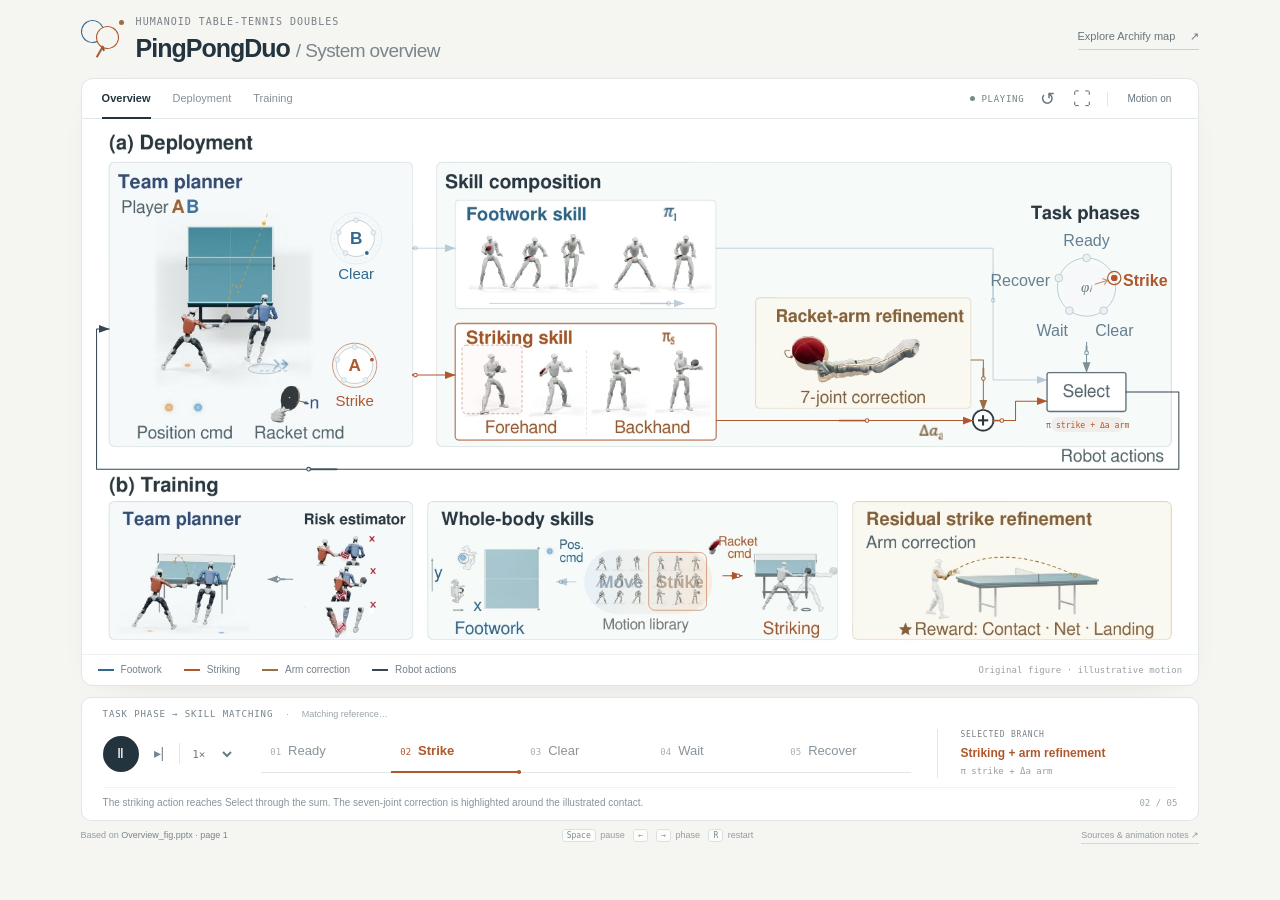
<file: index.html>
<!doctype html>
<html lang="en"><head><meta charset="utf-8"><meta name="viewport" content="width=device-width,initial-scale=1"><meta http-equiv="refresh" content="0;url=./Demo_Video/overview/"><title>PingPongDuo — Animated system overview</title></head><body><p><a href="./Demo_Video/overview/">Open the PingPongDuo animated system overview</a></p></body></html>
</file>
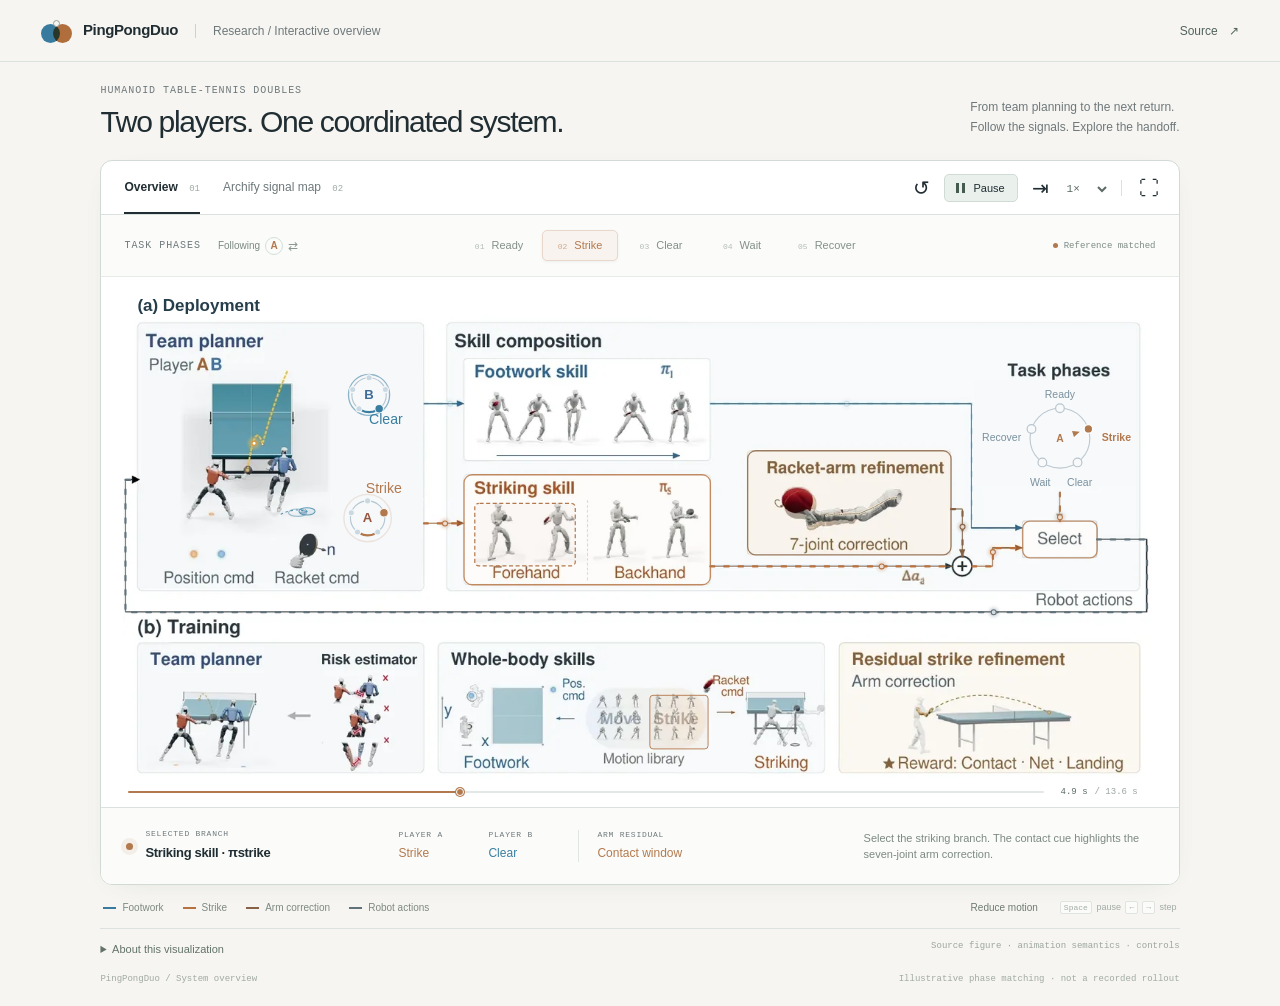
<file: Demo_Video/index.html>
<!doctype html>
<html lang="en" data-phase="strike" data-motion="running">
<head>
<meta charset="utf-8"><meta name="viewport" content="width=device-width,initial-scale=1">
<meta name="theme-color" content="#f6f5f1">
<title>PingPongDuo — System in motion</title>
<meta name="description" content="Explore the PingPongDuo system overview: coordinated team planning, whole-body skills, racket-arm refinement and phase-dependent action selection.">
<link rel="icon" href="data:image/svg+xml,%3Csvg xmlns='http://www.w3.org/2000/svg' viewBox='0 0 32 32'%3E%3Ccircle cx='11' cy='16' r='8' fill='%233d657f'/%3E%3Ccircle cx='22' cy='16' r='8' fill='%23b77a4d'/%3E%3Ccircle cx='17' cy='8' r='3' fill='%23f6f5f1'/%3E%3C/svg%3E">
<link rel="stylesheet" href="assets/site.css">
</head><body>
<header class="masthead"><a class="brand" href="./" aria-label="PingPongDuo overview"><span class="brand-mark" aria-hidden="true"><i></i><i></i><b></b></span>PingPongDuo<span class="brand-divider"></span><span class="brand-sub">Research / Interactive overview</span></a><a class="repo-link" href="https://github.com/liucheng532/Pingpong_Duo_Web" target="_blank" rel="noopener">Source <span aria-hidden="true">↗</span></a></header>
<main class="page">
<section class="intro"><div><p class="eyebrow">HUMANOID TABLE-TENNIS DOUBLES</p><h1>Two players. One coordinated system.</h1></div><p class="intro-note">From team planning to the next return.<br>Follow the signals. Explore the handoff.</p></section>
<section class="workspace" id="workspace" aria-label="Interactive system figure">
<div class="workspace-top"><div class="view-tabs" role="tablist" aria-label="Diagram view"><button id="tab-overview" role="tab" aria-selected="true" aria-controls="panel-overview" data-view="overview">Overview <span>01</span></button><button id="tab-map" role="tab" aria-selected="false" aria-controls="panel-map" data-view="map" tabindex="-1">Archify signal map <span>02</span></button></div><div class="toolbar" aria-label="Playback controls"><button class="icon-button" id="reset" title="Replay (R)" aria-label="Replay">↺</button><button class="play-button" id="play" aria-pressed="true"><span class="play-icon"></span><span id="play-label">Pause</span></button><button class="icon-button" id="next" title="Next phase (right arrow)" aria-label="Next phase">⇥</button><label class="speed-label"><span class="sr-only">Playback speed</span><select id="speed"><option value="0.5">0.5×</option><option value="1" selected>1×</option><option value="1.5">1.5×</option><option value="2">2×</option></select></label><span class="tool-divider"></span><button class="icon-button" id="fullscreen" title="Full screen" aria-label="Full screen">⛶</button></div></div>
<div id="panel-overview" role="tabpanel" aria-labelledby="tab-overview">
<div class="phase-console"><div class="phase-heading"><span class="eyebrow">TASK PHASES</span><button id="follow-player" class="follow-player" title="Switch the followed player">Following <b>A</b> <span>⇄</span></button></div><div class="phase-options" role="group" aria-label="Select a phase"><button data-phase="ready"><span>01</span>Ready</button><button data-phase="strike" aria-pressed="true"><span>02</span>Strike</button><button data-phase="clear"><span>03</span>Clear</button><button data-phase="wait"><span>04</span>Wait</button><button data-phase="recover"><span>05</span>Recover</button></div><div class="match-status"><i></i><span id="match-status">Reference matched</span></div></div>
<div class="artboard" id="artboard"><svg id="overview" xmlns="http://www.w3.org/2000/svg" viewBox="-2 -2 515 244" aria-labelledby="figure-title figure-description">
<title id="figure-title">PingPongDuo: deployment and training</title>
<desc id="figure-description">Page one of the supplied overview figure. A team planner commands footwork and striking skills. A seven-joint racket-arm correction refines striking before task-phase selection. Training comprises team planning, whole-body motion skills and residual strike refinement. The animated overlays illustrate information flow and reference selection; they are not measured robot motion.</desc>
<defs>
 <filter id="soft-glow" x="-100%" y="-100%" width="300%" height="300%"><feGaussianBlur stdDeviation=".8"/></filter>
 <marker id="clear-arrow" viewBox="0 0 6 6" refX="5" refY="3" markerWidth="3" markerHeight="3" orient="auto"><path d="M0 0L6 3L0 6" fill="none" stroke="#367da1" stroke-width="1.1"/></marker>
</defs>
<image id="source-artwork" href="assets/overview.webp" x="0" y="0" width="510.25" height="269.25"/>
<g class="figure-label-repairs"><rect x="5" y="-2" width="104" height="15" fill="white"/><text x="7.1" y="9" class="figure-section">(a) Deployment</text></g>
<g id="effect-layer">
 <rect class="skill-focus" data-focus="move" x="168.66" y="32.33" width="121.89" height="50.74" rx="4"/>
 <rect class="skill-focus" data-focus="strike" x="168.66" y="89.88" width="121.89" height="54.43" rx="4"/>
 <rect class="skill-focus" data-focus="residual" x="308.98" y="78.03" width="100.63" height="51.53" rx="4"/>
 <rect class="skill-focus" data-focus="selector" x="445.04" y="112.84" width="36.85" height="18.14" rx="3.6"/>
 <rect id="reference-match" class="reference-match" x="174" y="45" width="21" height="35" rx="2"/>
 <rect id="library-match" class="library-match" x="230" y="199" width="28" height="27" rx="1.6"/>
 <circle id="sum-halo" cx="415.28" cy="135.23" r="5.7"/>
 <g id="flow-layer"><g class="signal" data-branch="move" data-edge="position-command"><path class="signal-base" d="M148.819,54.726 L168.661,54.726"/><path class="signal-dash" d="M148.819,54.726 L168.661,54.726"/><path class="signal-route" id="route-position-command" d="M148.819,54.726 L168.661,54.726"/><circle class="signal-head" r="1.22"/><circle class="signal-aura" r="2.45"/></g>
<g class="signal" data-branch="strike" data-edge="racket-command"><path class="signal-base" d="M148.819,113.970 L168.661,113.970"/><path class="signal-dash" d="M148.819,113.970 L168.661,113.970"/><path class="signal-route" id="route-racket-command" d="M148.819,113.970 L168.661,113.970"/><circle class="signal-head" r="1.22"/><circle class="signal-aura" r="2.45"/></g>
<g class="signal" data-branch="move" data-edge="move-action"><path class="signal-base" d="M290.551,54.726 L419.811,54.726 L419.811,116.237 L445.039,116.237"/><path class="signal-dash" d="M290.551,54.726 L419.811,54.726 L419.811,116.237 L445.039,116.237"/><path class="signal-route" id="route-move-action" d="M290.551,54.726 L419.811,54.726 L419.811,116.237 L445.039,116.237"/><circle class="signal-head" r="1.22"/><circle class="signal-aura" r="2.45"/></g>
<g class="signal" data-branch="strike" data-edge="nominal-action"><path class="signal-base" d="M290.551,135.229 L410.457,135.229"/><path class="signal-dash" d="M290.551,135.229 L410.457,135.229"/><path class="signal-route" id="route-nominal-action" d="M290.551,135.229 L410.457,135.229"/><circle class="signal-head" r="1.22"/><circle class="signal-aura" r="2.45"/></g>
<g class="signal" data-branch="residual" data-edge="arm-residual"><path class="signal-base" d="M409.606,106.883 L415.276,106.883 L415.276,130.411"/><path class="signal-dash" d="M409.606,106.883 L415.276,106.883 L415.276,130.411"/><path class="signal-route" id="route-arm-residual" d="M409.606,106.883 L415.276,106.883 L415.276,130.411"/><circle class="signal-head" r="1.22"/><circle class="signal-aura" r="2.45"/></g>
<g class="signal" data-branch="strike" data-edge="refined-action"><path class="signal-base" d="M420.094,135.229 L430.299,135.229 L430.299,126.159 L445.039,126.159"/><path class="signal-dash" d="M420.094,135.229 L430.299,135.229 L430.299,126.159 L445.039,126.159"/><path class="signal-route" id="route-refined-action" d="M420.094,135.229 L430.299,135.229 L430.299,126.159 L445.039,126.159"/><circle class="signal-head" r="1.22"/><circle class="signal-aura" r="2.45"/></g>
<g class="signal" data-branch="output" data-edge="robot-action"><path class="signal-base" d="M481.767,121.907 L506.551,121.907 L506.551,157.907 L1.191,157.907 L1.191,92.426 L4.609,92.426"/><path class="signal-dash" d="M481.767,121.907 L506.551,121.907 L506.551,157.907 L1.191,157.907 L1.191,92.426 L4.609,92.426"/><path class="signal-route" id="route-robot-action" d="M481.767,121.907 L506.551,121.907 L506.551,157.907 L1.191,157.907 L1.191,92.426 L4.609,92.426"/><circle class="signal-head" r="1.22"/><circle class="signal-aura" r="2.45"/></g>
<g class="signal" data-branch="phase" data-edge="phase-select"><path class="signal-base" d="M463.465,98.663 L463.465,112.836"/><path class="signal-dash" d="M463.465,98.663 L463.465,112.836"/><path class="signal-route" id="route-phase-select" d="M463.465,98.663 L463.465,112.836"/><circle class="signal-head" r="1.22"/><circle class="signal-aura" r="2.45"/></g></g>
 <g id="scene-effects" aria-hidden="true">
  <path id="ball-path-a" d="M81 39 L69.5 75 Q66.5 60 62.1 88"/>
  <path id="ball-path-b" d="M81 39 Q63 60 77 84"/>
  <circle id="ball-halo" r="3"/><circle id="ball" r="1.05"/>
  <circle class="impact" id="impact-outer" r="6"/><circle class="impact" id="impact-inner" r="3"/>
  <path id="clear-path" d="M77 110 Q82 106 91 108" marker-end="url(#clear-arrow)"/>
  <ellipse id="clear-target" cx="91" cy="108" rx="4" ry="1.8"/>
  <ellipse id="clear-wave" cx="77" cy="110" rx="4" ry="1.8"/>
 </g>
 <g id="player-a" class="player-wheel" data-player="A"></g>
 <g id="player-b" class="player-wheel" data-player="B"></g>
 <g id="task-wheel" class="task-wheel">
  <rect x="421" y="43" width="80" height="53" fill="#f7f9fa"/>
  <circle class="task-orbit" cx="463.46" cy="71.8" r="14.8"/>
  <circle id="task-progress" cx="463.46" cy="71.8" r="14.8"/>
  <path id="task-needle" d="M463.46 61.5 L461.9 65 L465.02 65 Z"/>
  <text id="task-player" x="463.46" y="73.7" text-anchor="middle">A</text>
  <g id="task-nodes"></g>
 </g>
</g>
</svg></div>
<div class="playhead"><label for="timeline" class="sr-only">Scrub the illustrative phase cycle</label><input type="range" id="timeline" min="0" max="13600" step="10" value="3000"><div class="time-readout"><span id="time-current">03.0</span><span>/ 13.6 s</span></div></div>
<div class="inspector"><div class="inspector-main"><span class="state-dot"></span><div><p class="eyebrow">SELECTED BRANCH</p><p class="selected-action" id="selected-action">Striking + arm refinement</p></div></div><div class="role-state"><span class="eyebrow">PLAYER A</span><strong id="role-a">Strike</strong></div><div class="role-state"><span class="eyebrow">PLAYER B</span><strong id="role-b">Clear</strong></div><div class="gate-state"><span class="eyebrow">ARM RESIDUAL</span><strong id="gate-status">Contact window</strong></div><p class="state-explanation" id="phase-explanation">The striking action is refined before the task-phase selector.</p></div>
</div>
<div id="panel-map" role="tabpanel" aria-labelledby="tab-map" hidden><div class="map-intro"><span class="eyebrow">ARCHIFY / TYPED DEPLOYMENT GRAPH</span><p>Explore nodes, follow authored relationships and open the built-in guided views.</p><a href="archify/deployment.html?theme=light" target="_blank" rel="noopener">Open full viewer ↗</a></div><iframe id="archify-frame" title="Archify deployment signal map" data-src="archify/deployment.html?theme=light" loading="lazy"></iframe></div>
</section>
<footer class="figure-footer"><div class="legend"><span><i class="blue"></i>Footwork</span><span><i class="orange"></i>Strike</span><span><i class="brown"></i>Arm correction</span><span><i class="slate"></i>Robot actions</span></div><button id="motion" aria-pressed="false">Reduce motion</button><span class="keyboard-hint"><kbd>Space</kbd> pause <kbd>←</kbd><kbd>→</kbd> step</span></footer>
<details class="notes"><summary>About this visualization <span>Source figure · animation semantics · controls</span></summary><div class="notes-body"><p><strong>Source.</strong> The artwork is page 1 of the supplied <code>Overview_fig.pptx</code>. Its robots, panels and training scenes are preserved. Animated signals and selectors are separate SVG elements.</p><p><strong>Illustration, not telemetry.</strong> The phase cycle, contact window and highlighted reference poses are presentation choreography. They do not assert measured timings, an exact deployed state machine, or an online motion-matching result. The robots in the source image are still poses. The supplied archive did not contain the referenced paper/LaTeX folder.</p><p><strong>Controls.</strong> Click a task phase to pin it; Play resumes. Switch the followed player with the A/B button. Drag the timeline to inspect a moment. Pause freezes the entire animation; Reduce motion keeps a readable static diagram. Keyboard: Space, arrows and R.</p><p><strong>Archify.</strong> The second view is rendered from the checked typed source using the official Archify package. The paper-artwork overlay is custom: this preserves the slide instead of forcing its robot illustrations into software-service cards.</p></div></details>
<div class="colophon"><span>PingPongDuo / System overview</span><span>Illustrative phase matching · not a recorded rollout</span></div>
</main><noscript><p class="noscript-note">JavaScript is disabled. The original system figure remains visible; animation and playback controls require JavaScript.</p></noscript><script src="assets/site.js"></script></body></html>
</file>
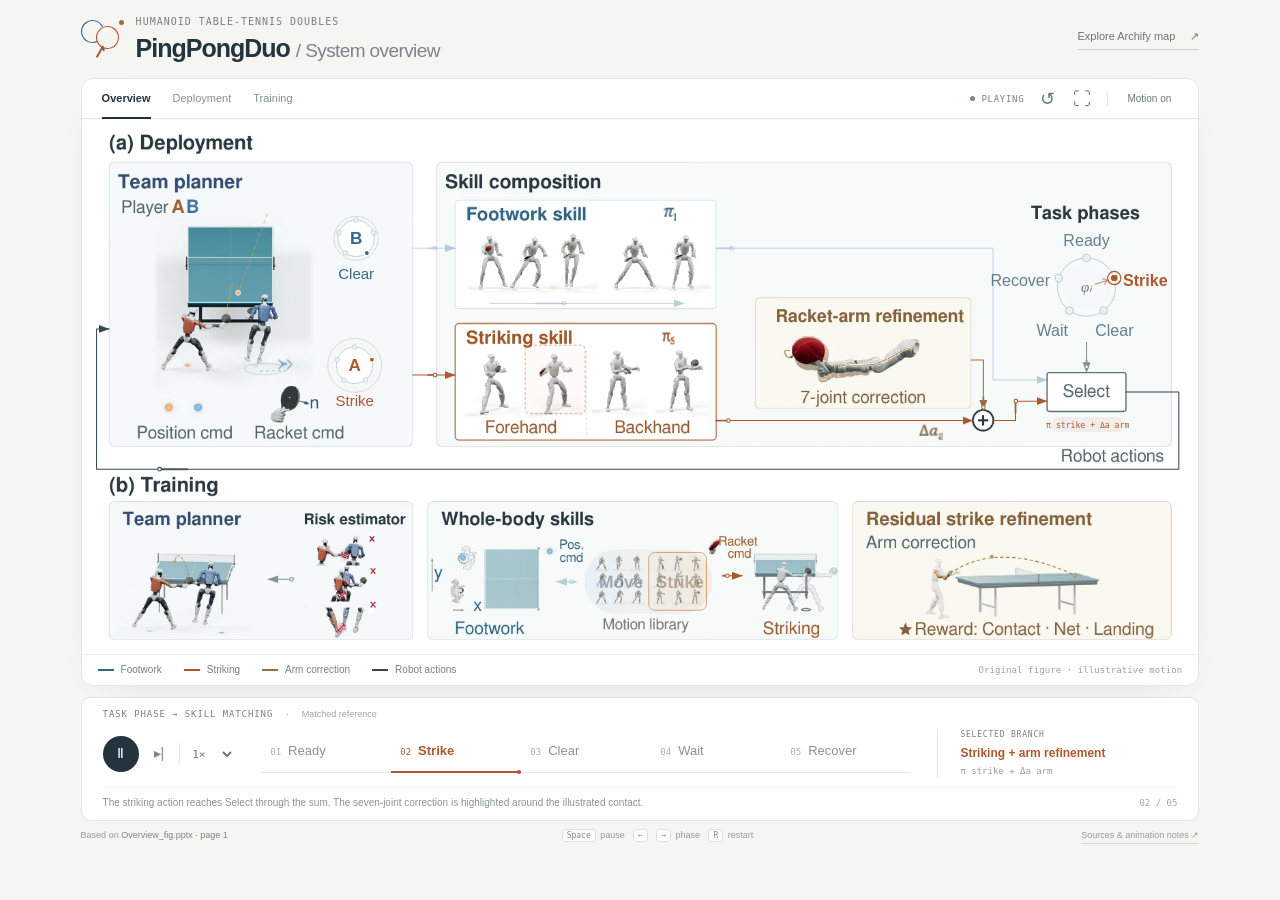
<file: Demo_Video/overview/index.html>
<!doctype html>
<html lang="en" data-phase="strike">
<head>
<meta charset="utf-8"><meta name="viewport" content="width=device-width, initial-scale=1">
<meta name="color-scheme" content="light"><title>PingPongDuo — A system in motion</title>
<meta name="description" content="Explore the deployment and training framework for humanoid table-tennis doubles. An animated version of the original system overview.">
<link rel="icon" href="data:image/svg+xml,%3Csvg xmlns='http://www.w3.org/2000/svg' viewBox='0 0 32 32'%3E%3Ccircle cx='11' cy='13' r='8' fill='%2333688e'/%3E%3Ccircle cx='22' cy='20' r='8' fill='%23af572d'/%3E%3Ccircle cx='23' cy='6' r='3' fill='%23987043'/%3E%3C/svg%3E">
<link rel="stylesheet" href="assets/site.css">
</head><body>
<main class="page">
<header class="masthead">
 <div class="brand"><span class="brand-mark" aria-hidden="true"><i></i><i></i><b></b></span><div><p class="eyebrow">HUMANOID TABLE-TENNIS DOUBLES</p><h1>PingPongDuo <span>/ System overview</span></h1></div></div>
 <a class="archify-link" href="archify/deployment.html?theme=light" target="_blank" rel="noopener">Explore Archify map <span aria-hidden="true">↗</span></a>
</header>
<section class="workspace" aria-label="Animated system diagram">
 <div class="workspace-bar">
  <div class="view-tabs" role="group" aria-label="Diagram view"><button data-view="full" aria-pressed="true">Overview</button><button data-view="deploy" aria-pressed="false">Deployment</button><button data-view="train" aria-pressed="false">Training</button></div>
  <div class="tools"><span class="run-status" id="run-status"><i></i>PLAYING</span><button class="tool" id="restart" title="Restart (R)" aria-label="Restart animation">↺</button><button class="tool" id="fullscreen" title="Fullscreen" aria-label="Toggle fullscreen">⛶</button><button class="tool" id="motion" aria-pressed="false" title="Reduce motion">Motion on</button></div>
 </div>
 <figure class="diagram" id="diagram"><svg id="overview-svg" xmlns="http://www.w3.org/2000/svg" viewBox="0 0 510.25 240" aria-labelledby="figure-title figure-desc" data-phase="strike">
<title id="figure-title">PingPongDuo — deployment and training overview</title>
<desc id="figure-desc">The first slide of Overview_fig.pptx. The team planner supplies position and racket commands. Footwork and striking are alternate whole-body skills. A seven-joint racket-arm correction is added to the striking action. Task phases control the action selector. The lower row shows team-planner training with a risk estimator, whole-body skills with a motion library, and residual refinement with contact, net and landing rewards. The moving lights and phase cycle are an explanatory animation, not an experimental rollout.</desc>
<defs>
 <filter id="glow" x="-100%" y="-100%" width="300%" height="300%"><feGaussianBlur stdDeviation=".6"/></filter>
 <radialGradient id="contact-glow"><stop stop-color="#e8b660" stop-opacity=".8"/><stop offset="1" stop-color="#e8b660" stop-opacity="0"/></radialGradient>

<marker id="arrow-move" viewBox="0 0 6 6" refX="5.8" refY="3" markerWidth="5" markerHeight="5" orient="auto-start-reverse" markerUnits="userSpaceOnUse"><path d="M0 .8 6 3 0 5.2Z" fill="#33688e"/></marker>
<marker id="arrow-hit" viewBox="0 0 6 6" refX="5.8" refY="3" markerWidth="5" markerHeight="5" orient="auto-start-reverse" markerUnits="userSpaceOnUse"><path d="M0 .8 6 3 0 5.2Z" fill="#af572d"/></marker>
<marker id="arrow-arm" viewBox="0 0 6 6" refX="5.8" refY="3" markerWidth="5" markerHeight="5" orient="auto-start-reverse" markerUnits="userSpaceOnUse"><path d="M0 .8 6 3 0 5.2Z" fill="#987043"/></marker>
<marker id="arrow-phase" viewBox="0 0 6 6" refX="5.8" refY="3" markerWidth="5" markerHeight="5" orient="auto-start-reverse" markerUnits="userSpaceOnUse"><path d="M0 .8 6 3 0 5.2Z" fill="#7b9099"/></marker>
<marker id="arrow-action" viewBox="0 0 6 6" refX="5.8" refY="3" markerWidth="5" markerHeight="5" orient="auto-start-reverse" markerUnits="userSpaceOnUse"><path d="M0 .8 6 3 0 5.2Z" fill="#344752"/></marker>
<marker id="arrow-risk" viewBox="0 0 6 6" refX="5.8" refY="3" markerWidth="5" markerHeight="5" orient="auto-start-reverse" markerUnits="userSpaceOnUse"><path d="M0 .8 6 3 0 5.2Z" fill="#839299"/></marker>
</defs><image href="assets/plate.avif" x="0" y="0" width="510.25" height="240" preserveAspectRatio="none"/>
<g id="module-outlines" fill="none">
<rect id="focus-footwork" class="focus-frame move" x="168.66" y="32.33" width="121.89" height="50.74" rx="1.8"/>
<rect id="focus-striking" class="focus-frame hit" x="168.66" y="89.88" width="121.89" height="54.43" rx="1.8"/>
<rect id="focus-arm" class="focus-frame arm" x="308.98" y="78.03" width="100.63" height="51.53" rx="2"/>
<rect id="focus-select" class="focus-frame action" x="445.04" y="112.84" width="36.85" height="18.14" rx="1"/>
<rect id="matched-pose" x="172" y="99" width="28" height="34" rx="2"/>
<rect id="library-match" x="230.5" y="196.8" width="26" height="27" rx="3"/>
</g><g id="connections">
<g class="edge move" data-kind="move" data-delay="0" id="position-command"><path class="edge-base" d="M148.82 54.73 H168.66" marker-end="url(#arrow-move)"/><path class="edge-light" d="M148.82 54.73 H168.66"/><circle class="edge-packet" r=".85" cx="0" cy="0" opacity="0"/></g>
<g class="edge hit" data-kind="hit" data-delay="0" id="racket-command"><path class="edge-base" d="M148.82 113.97 H168.66" marker-end="url(#arrow-hit)"/><path class="edge-light" d="M148.82 113.97 H168.66"/><circle class="edge-packet" r=".85" cx="0" cy="0" opacity="0"/></g>
<g class="edge move" data-kind="move" data-delay="1" id="footwork-action"><path class="edge-base" d="M290.55 54.73 H419.81 V116.24 H445.04" marker-end="url(#arrow-move)"/><path class="edge-light" d="M290.55 54.73 H419.81 V116.24 H445.04"/><circle class="edge-packet" r=".85" cx="0" cy="0" opacity="0"/></g>
<g class="edge hit" data-kind="hit" data-delay="1" id="nominal-action"><path class="edge-base" d="M290.55 135.23 H410.46" marker-end="url(#arrow-hit)"/><path class="edge-light" d="M290.55 135.23 H410.46"/><circle class="edge-packet" r=".85" cx="0" cy="0" opacity="0"/></g>
<g class="edge arm" data-kind="arm" data-delay="1.2" id="arm-residual"><path class="edge-base" d="M409.61 106.88 H415.28 V130.41" marker-end="url(#arrow-arm)"/><path class="edge-light" d="M409.61 106.88 H415.28 V130.41"/><circle class="edge-packet" r=".85" cx="0" cy="0" opacity="0"/></g>
<g class="edge hit" data-kind="hit" data-delay="2" id="refined-action"><path class="edge-base" d="M420.10 135.23 H430.30 V126.16 H445.04" marker-end="url(#arrow-hit)"/><path class="edge-light" d="M420.10 135.23 H430.30 V126.16 H445.04"/><circle class="edge-packet" r=".85" cx="0" cy="0" opacity="0"/></g>
<g class="edge phase" data-kind="phase" data-delay="1.5" id="phase-select"><path class="edge-base" d="M463.46 98.66 V112.84" marker-end="url(#arrow-phase)"/><path class="edge-light" d="M463.46 98.66 V112.84"/><circle class="edge-packet" r=".85" cx="0" cy="0" opacity="0"/></g>
<g class="edge action" data-kind="action" data-delay="2.5" id="robot-actions"><path class="edge-base" d="M481.89 121.91 H506.55 V157.91 H1.19 V92.43 H7.09" marker-end="url(#arrow-action)"/><path class="edge-light" d="M481.89 121.91 H506.55 V157.91 H1.19 V92.43 H7.09"/><circle class="edge-packet" r=".85" cx="0" cy="0" opacity="0"/></g>
<g class="edge move" data-kind="move" data-delay="0.6" id="reference-footwork"><path class="edge-base" d="M225.12 210.52 H216.00" marker-end="url(#arrow-move)"/><path class="edge-light" d="M225.12 210.52 H216.00"/><circle class="edge-packet" r=".85" cx="0" cy="0" opacity="0"/></g>
<g class="edge hit" data-kind="hit" data-delay="0.6" id="reference-striking"><path class="edge-base" d="M293.61 207.68 H302.73" marker-end="url(#arrow-hit)"/><path class="edge-light" d="M293.61 207.68 H302.73"/><circle class="edge-packet" r=".85" cx="0" cy="0" opacity="0"/></g>
<g class="edge risk" data-kind="risk" data-delay="1.0" id="risk-training"><path class="edge-base" d="M92.79 209.32 H81.25" marker-end="url(#arrow-risk)"/><path class="edge-light" d="M92.79 209.32 H81.25"/><circle class="edge-packet" r=".85" cx="0" cy="0" opacity="0"/></g>
<g class="edge move" data-kind="move" data-delay="0.3" id="footwork-sequence"><path class="edge-base" d="M184.82 80.52 H275.53" marker-end="url(#arrow-move)"/><path class="edge-light" d="M184.82 80.52 H275.53"/><circle class="edge-packet" r=".85" cx="0" cy="0" opacity="0"/></g>
</g>
<g class="player-wheel" id="player-B" transform="translate(122.4 50.1)" data-role="clear"><circle class="player-disc" r="8.5"/><circle class="player-orbit" r="10.4"/><circle class="role-halo" r="11"/><text class="player-letter" text-anchor="middle" y="2.6">B</text>
<circle class="role-node" data-index="0" cx="0.000" cy="-8.500" r="1.15"/>
<circle class="role-node" data-index="1" cx="8.084" cy="-2.627" r="1.15"/>
<circle class="role-node" data-index="2" cx="4.996" cy="6.877" r="1.15"/>
<circle class="role-node" data-index="3" cx="-4.996" cy="6.877" r="1.15"/>
<circle class="role-node" data-index="4" cx="-8.084" cy="-2.627" r="1.15"/>
<text class="role-caption" text-anchor="middle" x="0" y="19">Clear</text></g>
<g class="player-wheel" id="player-A" transform="translate(121.7 109.4)" data-role="strike"><circle class="player-disc" r="8.5"/><circle class="player-orbit" r="10.4"/><circle class="role-halo" r="11"/><text class="player-letter" text-anchor="middle" y="2.6">A</text>
<circle class="role-node" data-index="0" cx="0.000" cy="-8.500" r="1.15"/>
<circle class="role-node" data-index="1" cx="8.084" cy="-2.627" r="1.15"/>
<circle class="role-node" data-index="2" cx="4.996" cy="6.877" r="1.15"/>
<circle class="role-node" data-index="3" cx="-4.996" cy="6.877" r="1.15"/>
<circle class="role-node" data-index="4" cx="-8.084" cy="-2.627" r="1.15"/>
<text class="role-caption" text-anchor="middle" x="0" y="19">Strike</text></g>
<g id="clear-cues" class="move" aria-hidden="true"><ellipse class="clear-zone" cx="79.7" cy="111.1" rx="7.5" ry="2.2"/><path class="clear-chevron" d="M84 107 l2 2 -2 2 M88 107 l2 2 -2 2"/><path class="clear-trail" d="M77.5 112 H91"/></g>
<g id="strike-cues" aria-hidden="true"><path id="ball-flight" d="M81 38.7 L67.3 75.6 Q65.5 65.5 62.8 78.2 L61.6 87.5"/><circle id="flying-ball" cx="81" cy="38.7" r="1.15"/><circle id="contact-wash" cx="61.6" cy="87.5" r="6" fill="url(#contact-glow)"/><circle id="contact-ring" cx="61.6" cy="87.5" r="2"/></g>
<g id="arm-dots" class="arm" aria-hidden="true">
<circle class="correction-joint" data-joint="0" cx="382.75" cy="101.24" r="1.15"/>
<circle class="correction-joint" data-joint="1" cx="379.26" cy="101.67" r="1.15"/>
<circle class="correction-joint" data-joint="2" cx="371.14" cy="106.36" r="1.15"/>
<circle class="correction-joint" data-joint="3" cx="364.31" cy="109.19" r="1.15"/>
<circle class="correction-joint" data-joint="4" cx="355.46" cy="109.56" r="1.15"/>
<circle class="correction-joint" data-joint="5" cx="352.16" cy="109.4" r="1.15"/>
<circle class="correction-joint" data-joint="6" cx="348.1" cy="110.14" r="1.15"/>
</g><circle id="sum-halo" cx="415.28" cy="135.23" r="6" fill="none"/>
<g id="task-wheel" transform="translate(463.46 72.87)">
<circle r="11" fill="#f6f8fa"/><circle class="task-orbit" r="13.606"/>
<circle class="task-progress" r="16.0" transform="rotate(-90)"/>
<path id="task-pointer" d="M0 0 V-9.6 M-1.35 -8.4 0 -10.3 1.35 -8.4"/>
<text class="task-center" x="0" y="2.5" text-anchor="middle">φᵢ</text>

<g class="phase-node" data-phase="ready" role="button" tabindex="0" aria-label="Select Ready phase" aria-pressed="false"><title>Ready: select this phase and hold the animation</title><circle class="phase-target" cx="0.000" cy="-13.606" r="5"/><circle class="phase-dot" cx="0.000" cy="-13.606" r="1.8"/><circle class="phase-focus" cx="0.000" cy="-13.606" r="3.1"/><text class="phase-text" x="0" y="-19" text-anchor="middle">Ready</text></g>
<g class="phase-node" data-phase="strike" role="button" tabindex="0" aria-label="Select Strike phase" aria-pressed="true"><title>Strike: select this phase and hold the animation</title><circle class="phase-target" cx="12.940" cy="-4.204" r="5"/><circle class="phase-dot" cx="12.940" cy="-4.204" r="1.8"/><circle class="phase-focus" cx="12.940" cy="-4.204" r="3.1"/><text class="phase-text" x="17" y="-0.6" text-anchor="start">Strike</text></g>
<g class="phase-node" data-phase="clear" role="button" tabindex="0" aria-label="Select Clear phase" aria-pressed="false"><title>Clear: select this phase and hold the animation</title><circle class="phase-target" cx="7.997" cy="11.007" r="5"/><circle class="phase-dot" cx="7.997" cy="11.007" r="1.8"/><circle class="phase-focus" cx="7.997" cy="11.007" r="3.1"/><text class="phase-text" x="13" y="23" text-anchor="middle">Clear</text></g>
<g class="phase-node" data-phase="wait" role="button" tabindex="0" aria-label="Select Wait phase" aria-pressed="false"><title>Wait: select this phase and hold the animation</title><circle class="phase-target" cx="-7.997" cy="11.007" r="5"/><circle class="phase-dot" cx="-7.997" cy="11.007" r="1.8"/><circle class="phase-focus" cx="-7.997" cy="11.007" r="3.1"/><text class="phase-text" x="-16" y="23" text-anchor="middle">Wait</text></g>
<g class="phase-node" data-phase="recover" role="button" tabindex="0" aria-label="Select Recover phase" aria-pressed="false"><title>Recover: select this phase and hold the animation</title><circle class="phase-target" cx="-12.940" cy="-4.204" r="5"/><circle class="phase-dot" cx="-12.940" cy="-4.204" r="1.8"/><circle class="phase-focus" cx="-12.940" cy="-4.204" r="3.1"/><text class="phase-text" x="-17" y="-0.6" text-anchor="end">Recover</text></g>
</g>
<g id="select-readout"><rect x="447" y="133.5" width="34" height="7" rx="3.5"/><text x="464" y="138.5" text-anchor="middle">π strike + Δa arm</text></g>
<g id="training-light" aria-hidden="true"><path id="reward-flight" d="M399.8 207.0 Q425 189 458.2 207.7"/><circle id="reward-ball" cx="399.8" cy="207" r="1.05"/></g>
</svg>
<figcaption class="sr-only">An animated interpretation of Overview_fig.pptx, slide one. All original panels and visual assets are retained. Phase matching and flow effects are illustrative, not a recording or live inference.</figcaption></figure>
 <div class="diagram-key"><span><i class="key-line move"></i>Footwork</span><span><i class="key-line hit"></i>Striking</span><span><i class="key-line arm"></i>Arm correction</span><span><i class="key-line action"></i>Robot actions</span><small>Original figure · illustrative motion</small></div>
</section>
<section class="phase-console" aria-label="Task-phase animation controls">
 <div class="console-title"><p class="eyebrow">TASK PHASE → SKILL MATCHING</p><span class="reference-status" id="reference-status">Matched reference</span></div>
 <div class="console-main">
  <div class="transport"><button id="play" class="play-button" aria-pressed="true" aria-label="Pause animation"><span id="play-icon" aria-hidden="true">Ⅱ</span></button><button id="step" class="step-button" aria-label="Next phase" title="Next phase (right arrow)">▸|</button><label class="speed-label"><span class="sr-only">Playback speed</span><select id="speed"><option value="0.5">0.5×</option><option value="1" selected>1×</option><option value="1.5">1.5×</option><option value="2">2×</option></select></label></div>
  <div class="phase-rail" role="group" aria-label="Choose a phase"><div class="phase-underline" id="phase-underline"></div>
   <button data-phase="ready" aria-pressed="false"><span>01</span>Ready</button><button data-phase="strike" aria-pressed="true"><span>02</span>Strike</button><button data-phase="clear" aria-pressed="false"><span>03</span>Clear</button><button data-phase="wait" aria-pressed="false"><span>04</span>Wait</button><button data-phase="recover" aria-pressed="false"><span>05</span>Recover</button>
  </div>
  <div class="skill-match" id="skill-match"><span class="eyebrow">SELECTED BRANCH</span><strong id="skill-name">Striking + arm refinement</strong><span class="match-symbol" id="match-symbol">π strike + Δa arm</span></div>
 </div>
 <div class="console-footer"><p id="phase-description">The striking branch reaches Select through the action sum; the arm correction is highlighted near contact.</p><span class="cycle-label" id="cycle-label">02 / 05</span></div>
</section>
<footer class="page-footer"><span>Based on <strong>Overview_fig.pptx · page 1</strong></span><span><kbd>Space</kbd> pause <kbd>←</kbd><kbd>→</kbd> phase <kbd>R</kbd> restart</span><a href="source/NOTES.md">Sources & animation notes ↗</a></footer>
<noscript><p class="noscript">The complete system diagram is shown above. Enable JavaScript to play or select a task phase.</p></noscript>
</main>
<script src="assets/site.js"></script>
</body></html>
</file>
<file: Demo_Video/assets/site.css>
:root{--paper:#f6f5f1;--ink:#202d32;--muted:#6e787b;--rule:#dbe1df;--blue:#397b9e;--orange:#b77240;--brown:#886247;--slate:#61727b;--accent:var(--orange);--sans:Arial,Helvetica,sans-serif;--mono:ui-monospace,SFMono-Regular,Consolas,monospace;color-scheme:light}
*{box-sizing:border-box}body{margin:0;background:var(--paper);color:var(--ink);font:14px/1.5 var(--sans);-webkit-font-smoothing:antialiased}button,a,select,input{-webkit-tap-highlight-color:transparent}button,select{font:inherit}button{cursor:pointer}a{color:inherit;text-decoration:none}button:focus-visible,a:focus-visible,input:focus-visible,select:focus-visible,[tabindex]:focus-visible{outline:2px solid var(--accent);outline-offset:4px}button{color:inherit}button:disabled{cursor:default;opacity:.5}[hidden]{display:none!important}.sr-only{position:absolute;width:1px;height:1px;margin:-1px;padding:0;border:0;clip:rect(0,0,0,0);overflow:hidden}
.masthead{height:62px;display:flex;align-items:center;justify-content:space-between;padding:0 3.2vw;border-bottom:1px solid var(--rule)}.brand{display:flex;align-items:center;gap:11px;font-size:15px;font-weight:700;letter-spacing:-.025em}.brand-mark{position:relative;width:31px;height:28px;display:block}.brand-mark i{position:absolute;width:19px;height:19px;border-radius:50%;top:7px;background:var(--blue)}.brand-mark i+i{left:12px;background:var(--orange);mix-blend-mode:multiply}.brand-mark b{width:7px;height:7px;border-radius:50%;background:var(--paper);position:absolute;left:12px;top:3px;border:1px solid #949e9e}.brand-divider{height:14px;width:1px;background:#cbd2cf;margin:0 6px}.brand-sub{font-size:12px;color:var(--muted);font-weight:400;letter-spacing:0}.repo-link{font-size:12px;color:#52635e}.repo-link span{margin-left:8px}.page{width:min(1600px,94%);margin:0 auto}.intro{display:flex;align-items:flex-end;justify-content:space-between;gap:24px;padding:28px 0 24px}.eyebrow{font:10px/1.35 var(--mono);font-weight:500;letter-spacing:.095em;color:var(--muted);margin:0;text-transform:uppercase}h1{font-size:clamp(26px,2.35vw,39px);font-weight:500;line-height:1.16;letter-spacing:-.045em;margin:7px 0 0}.intro-note{margin:0 0 2px;color:var(--muted);font-size:12px;line-height:1.65}.workspace{background:white;border:1px solid #d2dad6;border-radius:12px;overflow:clip;box-shadow:0 6px 28px -18px #52645d3d}.workspace-top{height:54px;padding:0 17px 0 23px;display:flex;align-items:center;justify-content:space-between;border-bottom:1px solid var(--rule);gap:12px}.view-tabs{display:flex;gap:23px;align-self:stretch}.view-tabs button{border:0;border-bottom:2px solid transparent;padding:0;background:none;font-size:12px;color:var(--muted)}.view-tabs button[aria-selected=true]{color:var(--ink);border-bottom-color:var(--ink);font-weight:600}.view-tabs button span{font:9px var(--mono);color:#a0aaa5;margin-left:8px}.toolbar{display:flex;align-items:center;gap:8px}.icon-button{background:none;border:0;width:29px;height:31px;font-size:20px;border-radius:5px;line-height:1}.icon-button:hover{background:#edf1ef}.play-button{border:1px solid #cfdbd4;border-radius:5px;background:#eaf0ec;padding:5px 10px;display:flex;align-items:center;justify-content:center;gap:8px;font-size:11px;min-width:74px}.play-icon{width:9px;height:10px;border-left:3px solid #455b4f;border-right:3px solid #455b4f}.play-button[aria-pressed=false] .play-icon{height:0;width:0;border:5px solid transparent;border-right:0;border-left:7px solid #455b4f}.tool-divider{height:16px;width:1px;background:var(--rule);margin:0 3px}.speed-label select{font:11px var(--mono);border:0;cursor:pointer;color:#5c6b63;background:transparent;padding:3px 0}.phase-console{display:flex;align-items:center;justify-content:space-between;gap:18px;padding:15px 23px;background:#fbfcfa;border-bottom:1px solid #e6ebe8}.phase-heading{display:flex;align-items:center;gap:17px}.follow-player{border:0;background:none;padding:0;color:#7b8982;font-size:10px;display:flex;align-items:center;gap:5px}.follow-player b{display:grid;place-items:center;width:18px;height:18px;border:1px solid #d3ded9;border-radius:50%;font-size:10px;color:var(--accent)}.follow-player span{color:#8b9992;font-size:12px}.phase-options{display:flex;gap:5px}.phase-options button{padding:6px 12px;min-width:76px;border:1px solid transparent;border-radius:5px;background:none;color:#84908a;font-size:11px}.phase-options button span{font:8px var(--mono);margin-right:7px;opacity:.6}.phase-options button:hover{background:#f0f3ef;color:#273b30}.phase-options button[aria-pressed=true]{background:color-mix(in srgb,var(--accent) 9%,white);border-color:color-mix(in srgb,var(--accent) 30%,white);color:var(--accent);box-shadow:0 1px 3px #263d2210}.match-status{font:9px var(--mono);color:#7d8a83;display:flex;align-items:center;gap:6px;min-width:124px;justify-content:flex-end}.match-status i{width:5px;height:5px;border-radius:50%;background:var(--accent)}.artboard{padding:12px 18px 5px;position:relative}#overview{display:block;width:100%;height:auto;overflow:hidden}.figure-section{font:700 8.4px Arial,sans-serif;fill:#263d4b}.skill-focus{stroke:var(--blue);stroke-width:.65;fill:var(--blue);fill-opacity:0;stroke-opacity:0;transition:stroke-opacity .3s,fill-opacity .3s;pointer-events:none}.skill-focus[data-focus=strike]{stroke:var(--orange);fill:var(--orange)}.skill-focus[data-focus=residual]{stroke:var(--brown);fill:var(--brown)}.skill-focus[data-focus=selector]{stroke:var(--accent);fill:var(--accent)}.skill-focus.active{stroke-opacity:.8;fill-opacity:.022}.reference-match{stroke:var(--accent);stroke-width:.6;fill:var(--accent);fill-opacity:.035;stroke-dasharray:2 1.25;pointer-events:none}.library-match{stroke:var(--accent);stroke-width:.45;fill:var(--accent);fill-opacity:.055;pointer-events:none}#sum-halo{stroke:var(--orange);stroke-width:.9;fill:none;opacity:0}.signal{color:var(--blue);pointer-events:none;opacity:.2;transition:opacity .3s}.signal[data-branch=strike]{color:var(--orange)}.signal[data-branch=residual]{color:var(--brown)}.signal[data-branch=output]{color:var(--slate)}.signal[data-branch=phase]{color:var(--accent)}.signal.active{opacity:1}.signal path{fill:none;stroke-linejoin:round;stroke-linecap:round}.signal-base{stroke:currentColor;stroke-width:.4;opacity:.5}.signal-dash{stroke:currentColor;stroke-width:1.05;stroke-dasharray:2.3 4.8}.signal-route{stroke:none}.signal-head{fill:white;stroke:currentColor;stroke-width:.52}.signal-aura{fill:currentColor;filter:url(#soft-glow);opacity:.25}
#scene-effects path[id^=ball-path]{stroke:none;fill:none}#ball{fill:#fffdf4;stroke:#d5983e;stroke-width:.6}#ball-halo{fill:#efbb57;filter:url(#soft-glow);opacity:.45}.impact{fill:none;stroke:#cb873e;stroke-width:.65}#clear-path{fill:none;stroke:#367da1;stroke-width:.55;stroke-dasharray:1.2 1.4;opacity:.8}#clear-target{fill:#438fbc;fill-opacity:.12;stroke:#367da1;stroke-width:.5}#clear-wave{fill:none;stroke:#367da1;stroke-width:.6}.player-wheel{pointer-events:none}.player-label{font:500 7px Arial,sans-serif}.player-id{font:700 6.5px Arial,sans-serif}.task-orbit{fill:none;stroke:#bdc9d0;stroke-width:.55}#task-progress{fill:none;stroke:var(--accent);stroke-width:1.05;transform:rotate(-90deg);transform-origin:463.46px 71.8px;stroke-dasharray:93;stroke-dashoffset:93;opacity:.45}#task-needle{fill:var(--accent)}#task-player{font:600 5.1px Arial,sans-serif;fill:var(--accent)}.task-point{cursor:pointer;outline:none}.task-point .hit{fill:transparent}.task-point .point{stroke:#b9c6ce;fill:#f7f9fa;stroke-width:.6}.task-point .name{font:5.2px Arial,sans-serif;fill:#7b919f}.task-point.active .point{fill:var(--accent);stroke:white;stroke-width:.7}.task-point.active .name{fill:var(--accent);font-weight:700}.task-point:focus .point{stroke:#122e41;stroke-width:1.1}.playhead{display:flex;align-items:center;gap:15px;padding:0 25px 10px}.playhead input{flex:1;min-width:0;appearance:none;-webkit-appearance:none;height:2px;background:linear-gradient(90deg,var(--accent) var(--progress,0%),#e2e8e4 var(--progress,0%));border-radius:2px;cursor:ew-resize}.playhead input::-webkit-slider-thumb{appearance:none;width:8px;height:8px;border-radius:50%;background:var(--accent);border:1.5px solid white;box-shadow:0 0 0 1px var(--accent)}.playhead input::-moz-range-thumb{width:7px;height:7px;border-radius:50%;background:var(--accent);border:1px solid white}.time-readout{font:9px var(--mono);display:flex;gap:7px;color:#9aa49e;min-width:93px}.time-readout span:first-child{color:#5c6d63}.inspector{display:flex;align-items:center;gap:28px;min-height:77px;padding:13px 25px;background:#fbfcfa;border-top:1px solid var(--rule)}.inspector-main{display:flex;align-items:center;gap:12px;min-width:244px}.state-dot{width:7px;height:7px;background:var(--accent);border-radius:50%;box-shadow:0 0 0 5px color-mix(in srgb,var(--accent) 10%,transparent)}.inspector .eyebrow{font-size:8px}.selected-action{font-size:13px;font-weight:600;margin:3px 0 0;letter-spacing:-.025em}.role-state,.gate-state{display:grid;gap:3px;min-width:62px}.role-state strong,.gate-state strong{font-size:12px;font-weight:500;color:var(--accent)}.gate-state{min-width:102px;padding-left:18px;border-left:1px solid #e0e6e2}.state-explanation{font-size:11px;line-height:1.5;margin:0 0 0 auto;color:#7d8982;max-width:290px}.figure-footer{display:flex;align-items:center;gap:20px;padding:15px 3px 13px;font-size:10px;color:#7d8982}.legend{display:flex;gap:19px}.legend span{display:flex;align-items:center;gap:6px}.legend i{height:2px;width:13px;background:#61727b}.legend .blue{background:var(--blue)}.legend .orange{background:var(--orange)}.legend .brown{background:var(--brown)}#motion{margin-left:auto;padding:0;background:none;border:0;color:#6d7b72;font-size:10px}#motion[aria-pressed=true]{color:var(--orange);font-weight:600}.keyboard-hint{font-size:9px;color:#a1aaa5}kbd{font:8px var(--mono);padding:1px 3px;border:1px solid #dfe4e0;border-radius:2px;margin:0 2px;background:#fbfcfa}.notes{border-top:1px solid var(--rule);font-size:11px;color:#637369}.notes summary{cursor:pointer;padding:12px 0;font-size:11px}.notes summary span{color:#9ca69e;font:9px var(--mono);float:right}.notes-body{display:grid;grid-template-columns:1fr 1fr;gap:4px 32px;padding:2px 0 20px;max-width:1100px}.notes-body p{margin:5px 0;line-height:1.8}.notes-body strong{color:#35473c}.colophon{font:9px var(--mono);color:#a0aaa4;display:flex;justify-content:space-between;padding:4px 0 22px}.map-intro{padding:22px 26px;border-bottom:1px solid var(--rule);display:flex;align-items:center;gap:22px}.map-intro p{font-size:12px;color:var(--muted);margin:0}.map-intro a{font-size:11px;margin-left:auto;color:#527360}#archify-frame{width:100%;height:730px;border:0;display:block}.noscript-note{text-align:center;font-size:12px;padding:20px}.workspace:fullscreen{border:0;border-radius:0;padding:10px 4vw;background:white;overflow:auto}.workspace:fullscreen .artboard{max-width:calc((100vh - 230px)*2.1);margin:auto}.workspace:fullscreen #archify-frame{height:calc(100vh - 140px)}html[data-motion=still] .signal-dash,html[data-motion=still] .signal-head,html[data-motion=still] .signal-aura{opacity:0}html[data-motion=still] .reference-match{stroke-dasharray:none}
@media(min-width:1450px){.artboard{padding:12px 20px 6px}.intro{padding-top:31px;padding-bottom:25px}}
@media(max-width:1120px){.intro-note{display:none}.match-status{display:none}.phase-console{gap:12px}.phase-heading{gap:10px}.phase-options button{min-width:65px;padding:6px 8px}.inspector{gap:19px}.inspector-main{min-width:216px}.state-explanation{display:none}}
@media(max-width:760px){.masthead{height:53px;padding:0 20px}.brand-sub,.brand-divider{display:none}.page{width:94%}.intro{padding:23px 0 20px}h1{font-size:26px;max-width:400px}.intro .eyebrow{font-size:8px}.workspace-top{height:auto;min-height:56px;padding:9px 12px;flex-wrap:wrap;gap:8px}.view-tabs{gap:17px;height:33px}.view-tabs button{font-size:11px}.view-tabs button span{display:none}.toolbar{gap:3px;margin-left:auto}.icon-button{width:25px}.phase-console{padding:12px;display:block}.phase-heading{justify-content:space-between;margin-bottom:9px}.phase-options{justify-content:space-between;gap:2px}.phase-options button{min-width:0;flex:1;padding:7px 4px;font-size:10px}.phase-options button span{display:none}.artboard{padding:9px 4px 4px}.inspector{padding:14px;gap:15px;flex-wrap:wrap}.inspector-main{min-width:calc(100% - 140px);flex:1}.inspector-main .selected-action{font-size:12px}.gate-state{padding:0;border:0;min-width:100px}.role-state{min-width:55px}.playhead{padding:0 15px 11px}.figure-footer{gap:12px;flex-wrap:wrap;font-size:9px}.legend{gap:12px}.keyboard-hint{display:none}.notes summary span{display:none}.notes-body{grid-template-columns:1fr;gap:4px}.colophon{font-size:8px;gap:12px}.colophon span:last-child{text-align:right;max-width:170px}.map-intro{display:block;padding:15px}.map-intro p{margin:8px 0}.map-intro a{display:inline-block;margin-top:5px}#archify-frame{height:650px}}
@media(prefers-reduced-motion:reduce){*,*::before,*::after{scroll-behavior:auto!important;transition:none!important}}
@media print{.masthead,.intro-note,.toolbar,.phase-console,.playhead,.inspector,.figure-footer,.notes,.colophon{display:none!important}.page{width:100%}.workspace{border:0;box-shadow:none}.workspace-top{display:none}#effect-layer{display:none}.intro{padding:0 0 15px}.artboard{padding:0}body{background:white}}
@media(min-width:1100px) and (min-height:780px){.page{width:min(1600px,94%,calc((100vh - 405px) * 2.18))}.intro{padding-top:22px;padding-bottom:21px}}
</file>
<file: Demo_Video/overview/assets/site.css>
:root{--paper:#f5f5f1;--white:#fff;--ink:#24343e;--muted:#788087;--rule:#e1e6e7;--move:#33688e;--hit:#af572d;--arm:#987043;--action:#344752;--phase:var(--hit);--sans:Arial,Helvetica,sans-serif;--mono:ui-monospace,SFMono-Regular,Consolas,monospace}
*{box-sizing:border-box}body{margin:0;background:var(--paper);color:var(--ink);font:14px/1.5 var(--sans);-webkit-font-smoothing:antialiased}button,select,a{-webkit-tap-highlight-color:transparent}button,select{font:inherit}button{cursor:pointer}button:focus-visible,a:focus-visible,select:focus-visible{outline:2px solid var(--move);outline-offset:4px}a{color:inherit;text-decoration:none}button{color:inherit}.page{max-width:1690px;margin:0 auto;padding:24px 36px 16px}.masthead{display:flex;justify-content:space-between;align-items:center;gap:24px;margin-bottom:22px}.brand{display:flex;align-items:center;gap:17px}.eyebrow{margin:0;font:10px/1.4 var(--mono);letter-spacing:.1em;color:var(--muted)}h1{margin:4px 0 0;font-size:28px;font-weight:600;letter-spacing:-1px;line-height:1.2}h1 span{font-size:19px;color:#7b858b;letter-spacing:-.6px;font-weight:400}.brand-mark{width:38px;height:38px;position:relative;display:block;flex:none}.brand-mark i{position:absolute;width:23px;height:23px;top:0;left:0;border:1.7px solid var(--move);border-radius:50%;transform:rotate(-30deg)}.brand-mark i:after{content:"";position:absolute;width:2px;height:13px;left:10px;top:20px;background:var(--move)}.brand-mark i+i{left:15px;top:6px;border-color:var(--hit);transform:rotate(30deg);background:var(--paper)}.brand-mark i+i:after{background:var(--hit)}.brand-mark b{position:absolute;width:5px;height:5px;right:-5px;top:0;background:var(--arm);border-radius:50%}.archify-link{font-size:11px;color:#69757c;border-bottom:1px solid #c8d1d3;padding-bottom:4px;white-space:nowrap}.archify-link span{margin-left:12px}.archify-link:hover{color:var(--ink);border-color:var(--ink)}.workspace{background:white;border:1px solid var(--rule);border-radius:12px;box-shadow:0 12px 38px -29px #2b3a4740;overflow:hidden}.workspace-bar{height:46px;display:flex;align-items:center;justify-content:space-between;padding:0 20px;border-bottom:1px solid var(--rule)}.view-tabs{display:flex;gap:22px;height:100%;align-items:center}.view-tabs button{height:100%;background:none;border:0;font-size:11px;color:#839098;position:relative;padding:0}.view-tabs button[aria-pressed=true]{color:var(--ink);font-weight:600}.view-tabs button[aria-pressed=true]:after{content:"";position:absolute;height:2px;background:var(--ink);left:0;right:0;bottom:-1px}.tools{display:flex;align-items:center;gap:14px}.tool{background:none;border:0;padding:2px;font-size:18px;line-height:1;color:#677780}#motion{font-size:10px;border-left:1px solid var(--rule);padding-left:14px;width:71px}.run-status{display:inline-flex;align-items:center;gap:6px;font:9px var(--mono);letter-spacing:.08em;color:#738480}.run-status i{width:5px;height:5px;border-radius:50%;background:#748f82}.run-status.paused i{background:#ae9064}.diagram{margin:0;padding:18px 16px 12px;line-height:0}.diagram svg{display:block;width:100%;height:auto;overflow:visible;aspect-ratio:510.25/240}.diagram-key{display:flex;align-items:center;justify-content:flex-start;gap:22px;padding:10px 21px 11px;border-top:1px solid #edf0f0;color:#75818a;font-size:10px;line-height:1.4}.diagram-key>span{display:flex;align-items:center;gap:7px}.diagram-key small{margin-left:auto;font:9px var(--mono);letter-spacing:.01em;color:#98a1a4}.key-line{display:inline-block;width:16px;height:2px;background:currentColor}.move{color:var(--move)}.hit{color:var(--hit)}.arm{color:var(--arm)}.action{color:var(--action)}.phase{color:#7b9099}.risk{color:#839299}
/* All paths retain a complete static base; the light and dot are removable overlays. */
.edge-base{fill:none;stroke:currentColor;stroke-width:.38;stroke-linejoin:round;stroke-linecap:round;opacity:.72}.edge-light{fill:none;stroke:currentColor;stroke-width:.9;stroke-linecap:round;stroke-linejoin:round;opacity:0}.edge-packet{fill:white;stroke:currentColor;stroke-width:.5}.edge[data-active=false] .edge-base{opacity:.32}.edge[data-active=true] .edge-base{opacity:1;stroke-width:.47}.focus-frame{stroke:currentColor;stroke-width:.6;opacity:0;pointer-events:none;transition:opacity .25s}.focus-frame.active{opacity:.7}#matched-pose{stroke:var(--phase);fill:var(--phase);fill-opacity:.04;stroke-width:.35;stroke-dasharray:1.3 1;opacity:.6;transition:x .3s,y .3s,width .3s,height .3s}#library-match{stroke:var(--phase);fill:var(--phase);fill-opacity:.055;stroke-width:.45;opacity:.5;transition:x .3s}.player-disc{fill:#fff;stroke:#a8bac6;stroke-width:.3}.player-orbit{fill:none;stroke:#b5c4ce;stroke-width:.25;stroke-dasharray:.8 1.8;opacity:.5}.role-halo{fill:none;stroke:currentColor;stroke-width:.45;opacity:.4}.player-wheel{color:var(--move)}.player-wheel[data-role=strike]{color:var(--hit)}.player-letter{font:600 8px var(--sans);fill:currentColor}.role-caption{font:7px var(--sans);fill:currentColor}.role-node{stroke:#a8bac6;stroke-width:.2;fill:#eaf0f4}.role-node.on{fill:currentColor;stroke:#fff;stroke-width:.5}.role-halo,.correction-joint,#sum-halo{pointer-events:none}.clear-zone{fill:#33688e12;stroke:currentColor;stroke-width:.35}.clear-chevron{fill:none;stroke:currentColor;stroke-width:.8;stroke-linecap:round;stroke-linejoin:round}.clear-trail{fill:none;stroke:currentColor;stroke-width:.4;stroke-dasharray:1.5 1.3}#ball-flight{fill:none;stroke:#d4a341;stroke-width:.45;stroke-dasharray:1.7 1.5;opacity:.65}#flying-ball{fill:#e8b660;stroke:#fff;stroke-width:.35}#contact-ring{fill:none;stroke:#c59339;stroke-width:.6}#contact-wash{opacity:.4}.correction-joint{fill:var(--arm);stroke:#fff;stroke-width:.4;opacity:.2}#sum-halo{stroke:var(--arm);stroke-width:.45;opacity:0}.task-orbit{fill:none;stroke:#9bafb9;stroke-width:.28}.task-progress{fill:none;stroke:var(--phase);stroke-width:.7;opacity:.65;stroke-dasharray:100.53;stroke-dashoffset:100.53}#task-pointer{fill:none;stroke:var(--phase);stroke-width:.55;stroke-linecap:round;stroke-linejoin:round;opacity:.65}.task-center{font:italic 7px Georgia,serif;fill:#697b85;paint-order:stroke;stroke:#f6f8fa;stroke-width:2px}.phase-target{fill:transparent}.phase-dot{fill:#eaf0f4;stroke:#a8bbc6;stroke-width:.3}.phase-text{font:7.5px var(--sans);fill:#667f90}.phase-node[data-phase=strike] .phase-dot{fill:#b8703e}.phase-node[data-phase=strike] .phase-text{fill:var(--hit)}.phase-focus{fill:none;stroke:var(--phase);stroke-width:.55;opacity:0}.phase-node[aria-pressed=true] .phase-focus{opacity:1}.phase-node[aria-pressed=true] .phase-dot{fill:var(--phase);stroke:#fff;stroke-width:.5}.phase-node[aria-pressed=true] .phase-text{font-weight:600;fill:var(--phase)}.phase-node{cursor:pointer}.phase-node:hover .phase-focus,.phase-node:focus-visible .phase-focus{opacity:.6}.phase-node:focus{outline:none}#select-readout rect{fill:var(--phase);fill-opacity:.075}#select-readout text{fill:var(--phase);font:3.8px var(--mono)}#reward-flight{fill:none;stroke:#987043;stroke-width:.3;stroke-dasharray:1 1.5;opacity:0}#reward-ball{fill:#bc914b;stroke:#fff;stroke-width:.25}
.phase-console{background:#fff;border:1px solid var(--rule);border-radius:10px;margin-top:14px;padding:13px 21px 10px}.console-title{display:flex;align-items:center;gap:13px}.console-title .eyebrow{font-size:9px;color:#74838b}.reference-status{font-size:9px;color:#9aa5aa}.reference-status:before{content:"·";padding-right:13px}.console-main{display:grid;grid-template-columns:auto minmax(360px,1fr) 240px;align-items:center;gap:26px;margin-top:8px}.transport{display:flex;align-items:center;gap:10px}.play-button{display:grid;place-items:center;width:36px;height:36px;border:none;background:var(--ink);border-radius:50%;color:white;font-size:14px}.play-button:hover{background:var(--phase)}.step-button{background:none;border:none;padding:5px;color:#78858d;font-size:14px}.speed-label{border-left:1px solid var(--rule);padding-left:8px}.speed-label select{border:0;background:white;color:#6d7a82;font:11px var(--mono);cursor:pointer}.phase-rail{position:relative;display:grid;grid-template-columns:repeat(5,1fr);padding-bottom:6px;border-bottom:1px solid var(--rule);gap:0}.phase-rail button{padding:6px 9px;border:0;background:none;text-align:left;color:#89949b;white-space:nowrap;font-size:13px;transition:color .15s}.phase-rail button span{font:9px var(--mono);margin-right:7px;color:#a7b0b5}.phase-rail button[aria-pressed=true]{color:var(--phase);font-weight:600}.phase-rail button[aria-pressed=true] span{color:var(--phase)}.phase-underline{position:absolute;bottom:-1px;left:20%;width:20%;height:2px;background:var(--phase);transition:left .3s}.phase-underline:after{content:"";position:absolute;right:0;width:4px;height:4px;background:var(--phase);top:-1px;border-radius:50%}.skill-match{display:grid;grid-template-columns:1fr;gap:1px;min-height:49px;padding-left:22px;border-left:1px solid var(--rule)}.skill-match .eyebrow{font-size:8px}.skill-match strong{font-size:12px;font-weight:600;color:var(--phase)}.match-symbol{font:9px var(--mono);color:#939fa5}.console-footer{display:flex;justify-content:space-between;align-items:center;gap:20px;border-top:1px solid #f1f3f3;margin-top:9px;padding-top:7px;font-size:10px;color:#88949a}.console-footer p{margin:0}.cycle-label{font:9px var(--mono);white-space:nowrap;color:#9ca7ac}.page-footer{display:flex;justify-content:space-between;gap:20px;padding-top:12px;font-size:9px;color:#929da3}.page-footer strong{font-weight:400;color:#77868e}kbd{font:8px var(--mono);margin-left:6px;margin-right:2px;border:1px solid #dbe1e2;border-radius:3px;padding:1px 4px;color:#7d8b92;background:#fcfdfb}.page-footer a{border-bottom:1px solid #cfd8da}.sr-only{position:absolute;width:1px;height:1px;margin:-1px;padding:0;border:0;overflow:hidden;clip:rect(0,0,0,0);white-space:nowrap}.noscript{font-size:12px;color:#6d7a82}.page:fullscreen{background:var(--paper);max-width:none;overflow:auto;padding:16px 28px}.page:fullscreen .masthead{margin-bottom:12px}.page:fullscreen .page-footer{display:none}
@media(min-width:1200px) and (max-height:960px){.page{padding:15px 28px 10px;max-width:min(1690px,calc((100vh - 292px)*2.126 + 90px))}.masthead{margin-bottom:15px}h1{font-size:25px}.workspace-bar{height:40px}.diagram{padding:12px 12px 9px}.diagram-key{padding:8px 16px}.phase-console{margin-top:11px;padding-top:10px}.page-footer{padding-top:8px}}
@media(max-width:1100px){.page{padding:20px}.console-main{grid-template-columns:auto 1fr;gap:18px}.skill-match{grid-column:1/-1;display:flex;align-items:center;gap:16px;border-left:0;border-top:1px solid #eef1f1;min-height:0;padding:9px 0 0}.phase-rail button{padding-inline:7px}.diagram-key{gap:16px}.page-footer{flex-wrap:wrap}}
@media(max-width:650px){.page{padding:16px 12px}.masthead{gap:12px;margin-bottom:16px;align-items:flex-end}.brand{gap:11px}.brand-mark{transform:scale(.8);transform-origin:left center;width:30px}h1{font-size:24px}h1 span{display:block;font-size:13px;margin-top:3px;letter-spacing:0}.brand .eyebrow{font-size:7px;letter-spacing:.05em}.archify-link{font-size:9px;max-width:82px;white-space:normal;text-align:right}.archify-link span{margin-left:1px}.workspace-bar{padding-inline:12px;height:42px}.view-tabs{gap:16px}.view-tabs button{font-size:10px}.tools{gap:8px}.tool{font-size:17px}.run-status{display:none}#motion{font-size:9px;width:54px;padding-left:8px}.diagram{padding:12px 6px 8px}.diagram-key{gap:9px;flex-wrap:wrap;padding:8px 12px;font-size:8px}.diagram-key small{width:100%;margin-left:0;font-size:8px}.key-line{width:11px}.phase-console{padding:11px 12px}.console-title .eyebrow{font-size:8px}.reference-status{font-size:8px}.console-main{grid-template-columns:1fr;margin-top:11px;gap:10px}.transport{justify-content:center}.phase-rail button{font-size:10px;padding:8px 3px}.phase-rail button span{display:block;font-size:8px;margin:0 0 3px}.skill-match{flex-wrap:wrap;gap:4px 10px;justify-content:center}.skill-match strong{font-size:11px}.skill-match .eyebrow{width:100%;text-align:center}.match-symbol{font-size:8px}.console-footer{font-size:9px;align-items:flex-start}.page-footer{font-size:8px;gap:8px}.page-footer>span:nth-child(2){display:none}}
@media(prefers-reduced-motion:reduce){*{scroll-behavior:auto!important}.focus-frame,#matched-pose,#library-match,.phase-underline{transition:none}}
html[data-reduced=true] .focus-frame,html[data-reduced=true] #matched-pose,html[data-reduced=true] #library-match,html[data-reduced=true] .phase-underline{transition:none}
@media print{body{background:#fff}.page{max-width:none;padding:0}.workspace{box-shadow:none;border:0}.workspace-bar,.phase-console,.page-footer,.archify-link{display:none}.edge-light,.edge-packet,#flying-ball,#reward-ball,#contact-ring,#contact-wash,.role-halo,.task-progress{display:none}.diagram{padding:0}.diagram svg{aspect-ratio:510.25/240!important}.masthead{margin-bottom:12px}.diagram-key{border:0}}
/* Fit the complete two-row figure and controls on a desktop without clipping. */
@media(min-width:1200px){.page{max-width:min(1690px,calc((100svh - 370px)*2.126 + 48px))}}
</file>
